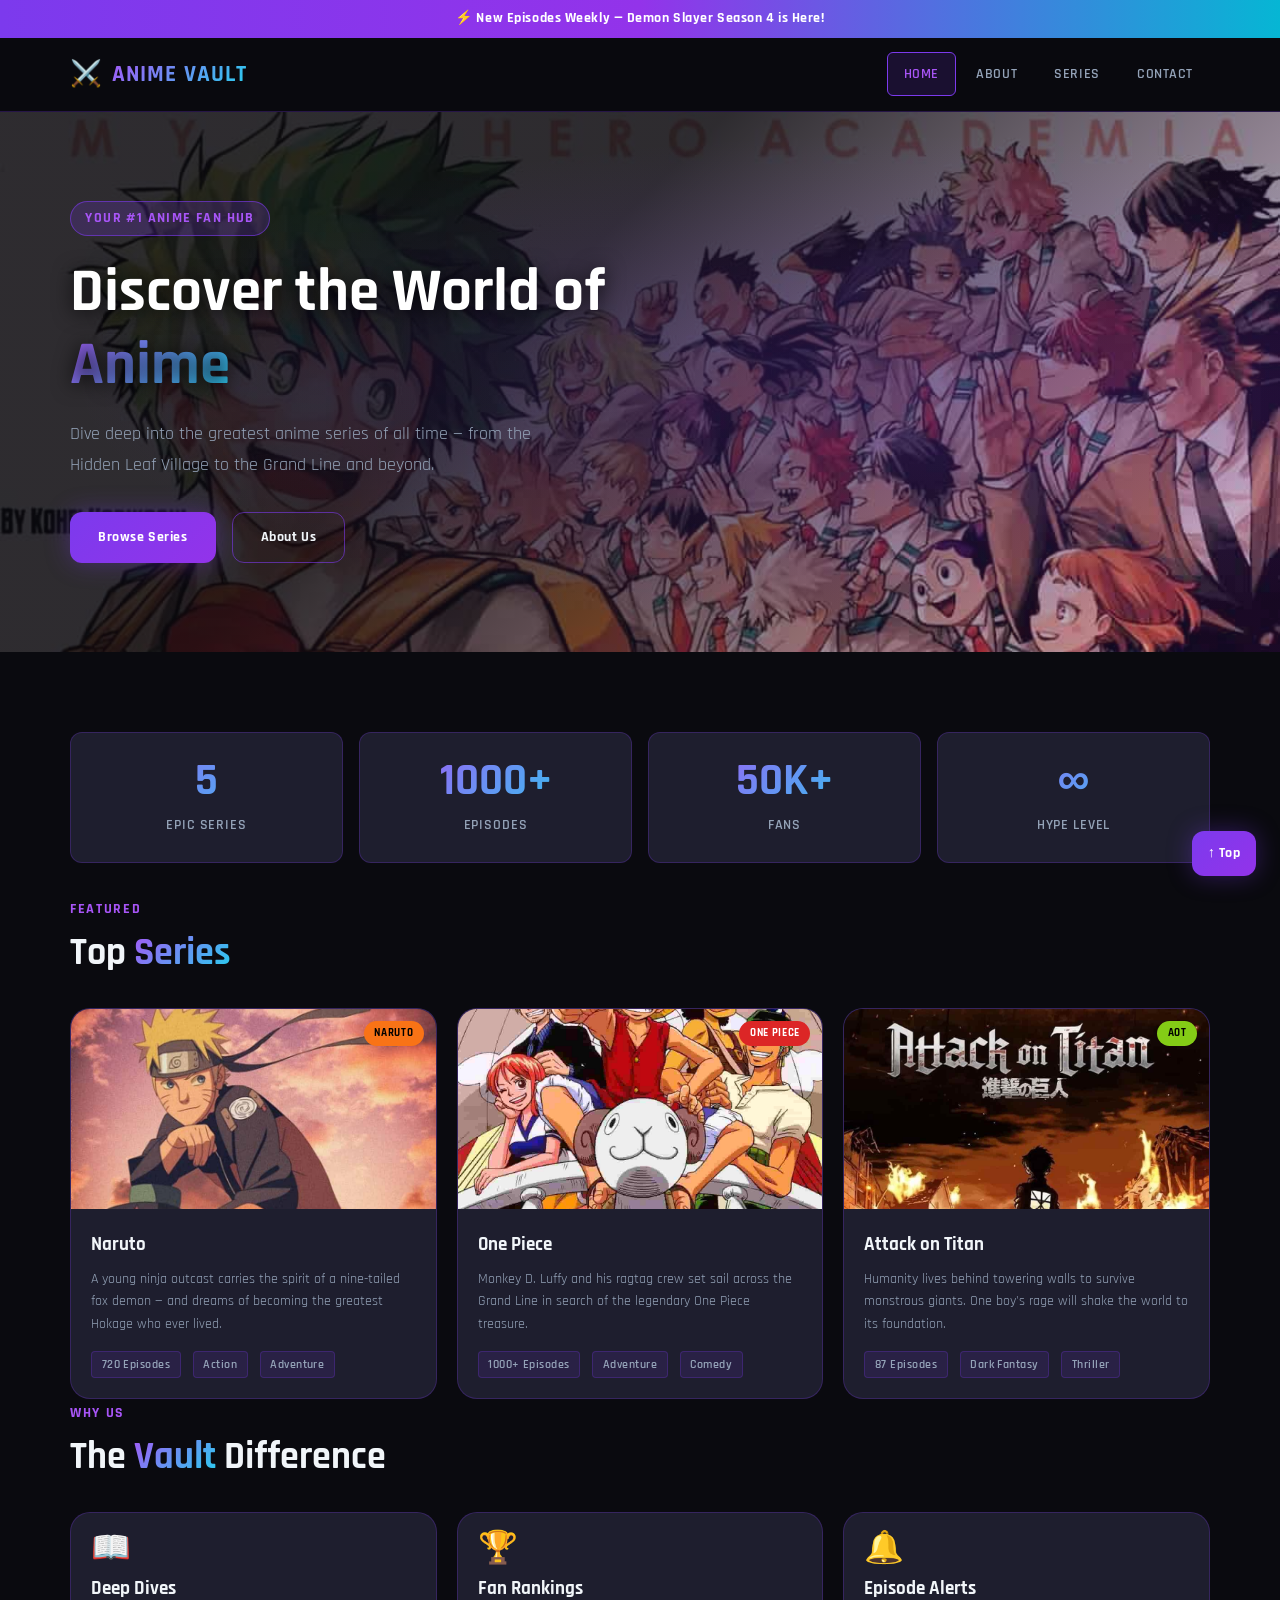
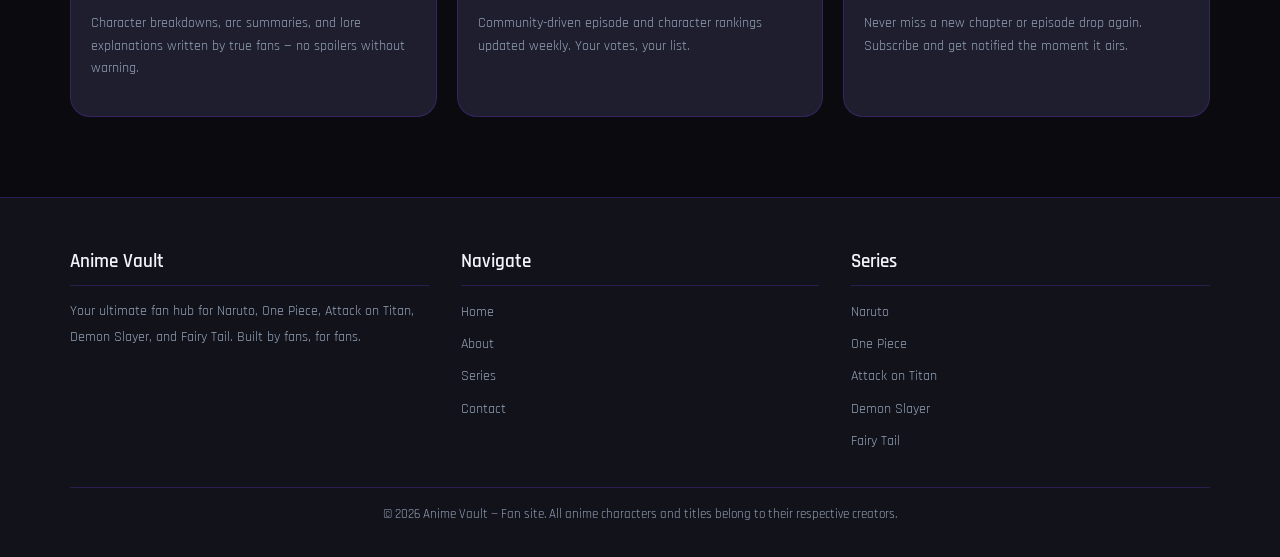
<file: index.html>
<!DOCTYPE html>
<html lang="en">
<head>
  <meta charset="UTF-8">
  <meta name="viewport" content="width=device-width, initial-scale=1.0">
  <title>Anime Vault | Your Ultimate Anime Hub</title>
  <link rel="preconnect" href="https://fonts.googleapis.com">
  <link href="https://fonts.googleapis.com/css2?family=Rajdhani:wght@600;700&family=Open+Sans:wght@400;600&display=swap" rel="stylesheet">
  <link rel="stylesheet" href="css/styles.css">
</head>

<body class="index-page" id="top">

  <div class="promo-banner">
    ⚡ New Episodes Weekly — Demon Slayer Season 4 is Here!
  </div>

  <header class="site-header">
    <div class="container header-flex">
      <a href="index.html" class="site-logo" aria-label="Anime Vault home">
        <span class="logo-icon" aria-hidden="true">⚔️</span>
        <span class="logo-text">ANIME VAULT</span>
      </a>
      <nav aria-label="Main Navigation">
        <ul class="nav-list">
          <li><a href="index.html" class="active">Home</a></li>
          <li><a href="about.html">About</a></li>
          <li><a href="series.html">Series</a></li>
          <li><a href="contact.html">Contact</a></li>
        </ul>
      </nav>
    </div>
  </header>

  <main>

    <!-- Hero -->
    <section class="hero" aria-label="Welcome to Anime Vault">
      <div class="container">
        <div class="hero-content">
          <span class="hero-eyebrow">Your #1 Anime Fan Hub</span>
          <h2>Discover the World of <span>Anime</span></h2>
          <p>Dive deep into the greatest anime series of all time — from the Hidden Leaf Village to the Grand Line and beyond.</p>
          <div class="hero-btns">
            <a href="series.html" class="btn-primary">Browse Series</a>
            <a href="about.html" class="btn-outline">About Us</a>
          </div>
        </div>
      </div>
      
    </section>

    <!-- Stats — CSS Grid -->
    <section class="container" aria-labelledby="stats-heading">
      <h2 id="stats-heading" class="visually-hidden">Anime Vault by the numbers</h2>
      <div class="stats-row">
        <div class="stat-card">
          <span class="stat-number">5</span>
          <span class="stat-label">Epic Series</span>
        </div>
        <div class="stat-card">
          <span class="stat-number">1000+</span>
          <span class="stat-label">Episodes</span>
        </div>
        <div class="stat-card">
          <span class="stat-number">50K+</span>
          <span class="stat-label">Fans</span>
        </div>
        <div class="stat-card">
          <span class="stat-number">∞</span>
          <span class="stat-label">Hype Level</span>
        </div>
      </div>
    </section>

    <!-- Featured Series — CSS Grid -->
    <section class="container" aria-labelledby="featured-heading">
      <div class="section-header">
        <span class="section-eyebrow">Featured</span>
        <h2 id="featured-heading">Top <span>Series</span></h2>
      </div>
      <div class="series-grid">

        <article class="series-card">
          <div class="series-card-img">
            <img
              src="images/naruto.jpg"
              srcset="images/naruto-sm.jpg 480w, images/naruto.jpg 800w"
              sizes="(max-width: 600px) 100vw, (max-width: 900px) 50vw, 33vw"
              alt="Naruto Uzumaki in his iconic orange jumpsuit with headband"
              width="800" height="533">
            <span class="series-badge badge-naruto">Naruto</span>
          </div>
          <div class="series-card-body">
            <h3>Naruto</h3>
            <p>A young ninja outcast carries the spirit of a nine-tailed fox demon — and dreams of becoming the greatest Hokage who ever lived.</p>
            <div class="series-meta">
              <span class="meta-tag">720 Episodes</span>
              <span class="meta-tag">Action</span>
              <span class="meta-tag">Adventure</span>
            </div>
          </div>
        </article>

        <article class="series-card">
          <div class="series-card-img">
            <img
              src="images/onepiece.jpg"
              srcset="images/onepiece-sm.jpg 480w, images/onepiece.jpg 800w"
              sizes="(max-width: 600px) 100vw, (max-width: 900px) 50vw, 33vw"
              alt="Monkey D. Luffy stretching his rubber arm on the open sea"
              width="800" height="533">
            <span class="series-badge badge-onepiece">One Piece</span>
          </div>
          <div class="series-card-body">
            <h3>One Piece</h3>
            <p>Monkey D. Luffy and his ragtag crew set sail across the Grand Line in search of the legendary One Piece treasure.</p>
            <div class="series-meta">
              <span class="meta-tag">1000+ Episodes</span>
              <span class="meta-tag">Adventure</span>
              <span class="meta-tag">Comedy</span>
            </div>
          </div>
        </article>

        <article class="series-card">
          <div class="series-card-img">
            <img
              src="images/aot.jpg"
              srcset="images/aot-sm.jpg 480w, images/aot.jpg 800w"
              sizes="(max-width: 600px) 100vw, (max-width: 900px) 50vw, 33vw"
              alt="Eren Yeager standing before a massive Colossal Titan"
              width="800" height="533">
            <span class="series-badge badge-aot">AOT</span>
          </div>
          <div class="series-card-body">
            <h3>Attack on Titan</h3>
            <p>Humanity lives behind towering walls to survive monstrous giants. One boy's rage will shake the world to its foundation.</p>
            <div class="series-meta">
              <span class="meta-tag">87 Episodes</span>
              <span class="meta-tag">Dark Fantasy</span>
              <span class="meta-tag">Thriller</span>
            </div>
          </div>
        </article>

      </div>
    </section>

    <!-- Why Anime Vault — CSS Grid -->
    <section class="container" aria-labelledby="why-heading">
      <div class="section-header">
        <span class="section-eyebrow">Why us</span>
        <h2 id="why-heading">The <span>Vault</span> Difference</h2>
      </div>
      <div class="series-grid">

        <article class="series-card">
          <div class="series-card-body">
            <span class="feature-icon" aria-hidden="true">📖</span>
            <h3>Deep Dives</h3>
            <p>Character breakdowns, arc summaries, and lore explanations written by true fans — no spoilers without warning.</p>
          </div>
        </article>

        <article class="series-card">
          <div class="series-card-body">
            <span class="feature-icon" aria-hidden="true">🏆</span>
            <h3>Fan Rankings</h3>
            <p>Community-driven episode and character rankings updated weekly. Your votes, your list.</p>
          </div>
        </article>

        <article class="series-card">
          <div class="series-card-body">
            <span class="feature-icon" aria-hidden="true">🔔</span>
            <h3>Episode Alerts</h3>
            <p>Never miss a new chapter or episode drop again. Subscribe and get notified the moment it airs.</p>
          </div>
        </article>

      </div>
    </section>

  </main>

  <a href="#top" class="sticky-link">↑ Top</a>
  
  <footer class="site-footer">
    <div class="container">
      <div class="footer-grid">
        <div class="footer-col">
          <h4>Anime Vault</h4>
          <p>Your ultimate fan hub for Naruto, One Piece, Attack on Titan, Demon Slayer, and Fairy Tail. Built by fans, for fans.</p>
        </div>
        <div class="footer-col">
          <h4>Navigate</h4>
          <ul>
            <li><a href="index.html">Home</a></li>
            <li><a href="about.html">About</a></li>
            <li><a href="series.html">Series</a></li>
            <li><a href="contact.html">Contact</a></li>
          </ul>
        </div>
        <div class="footer-col">
          <h4>Series</h4>
          <ul>
            <li><a href="series.html#naruto">Naruto</a></li>
            <li><a href="series.html#onepiece">One Piece</a></li>
            <li><a href="series.html#aot">Attack on Titan</a></li>
            <li><a href="series.html#demonslayer">Demon Slayer</a></li>
            <li><a href="series.html#fairytail">Fairy Tail</a></li>
          </ul>
        </div>
      </div>
      <div class="footer-bottom">
        <p>&copy; 2026 Anime Vault — Fan site. All anime characters and titles belong to their respective creators.</p>
      </div>
    </div>
  </footer>

</body>
</html>
</file>
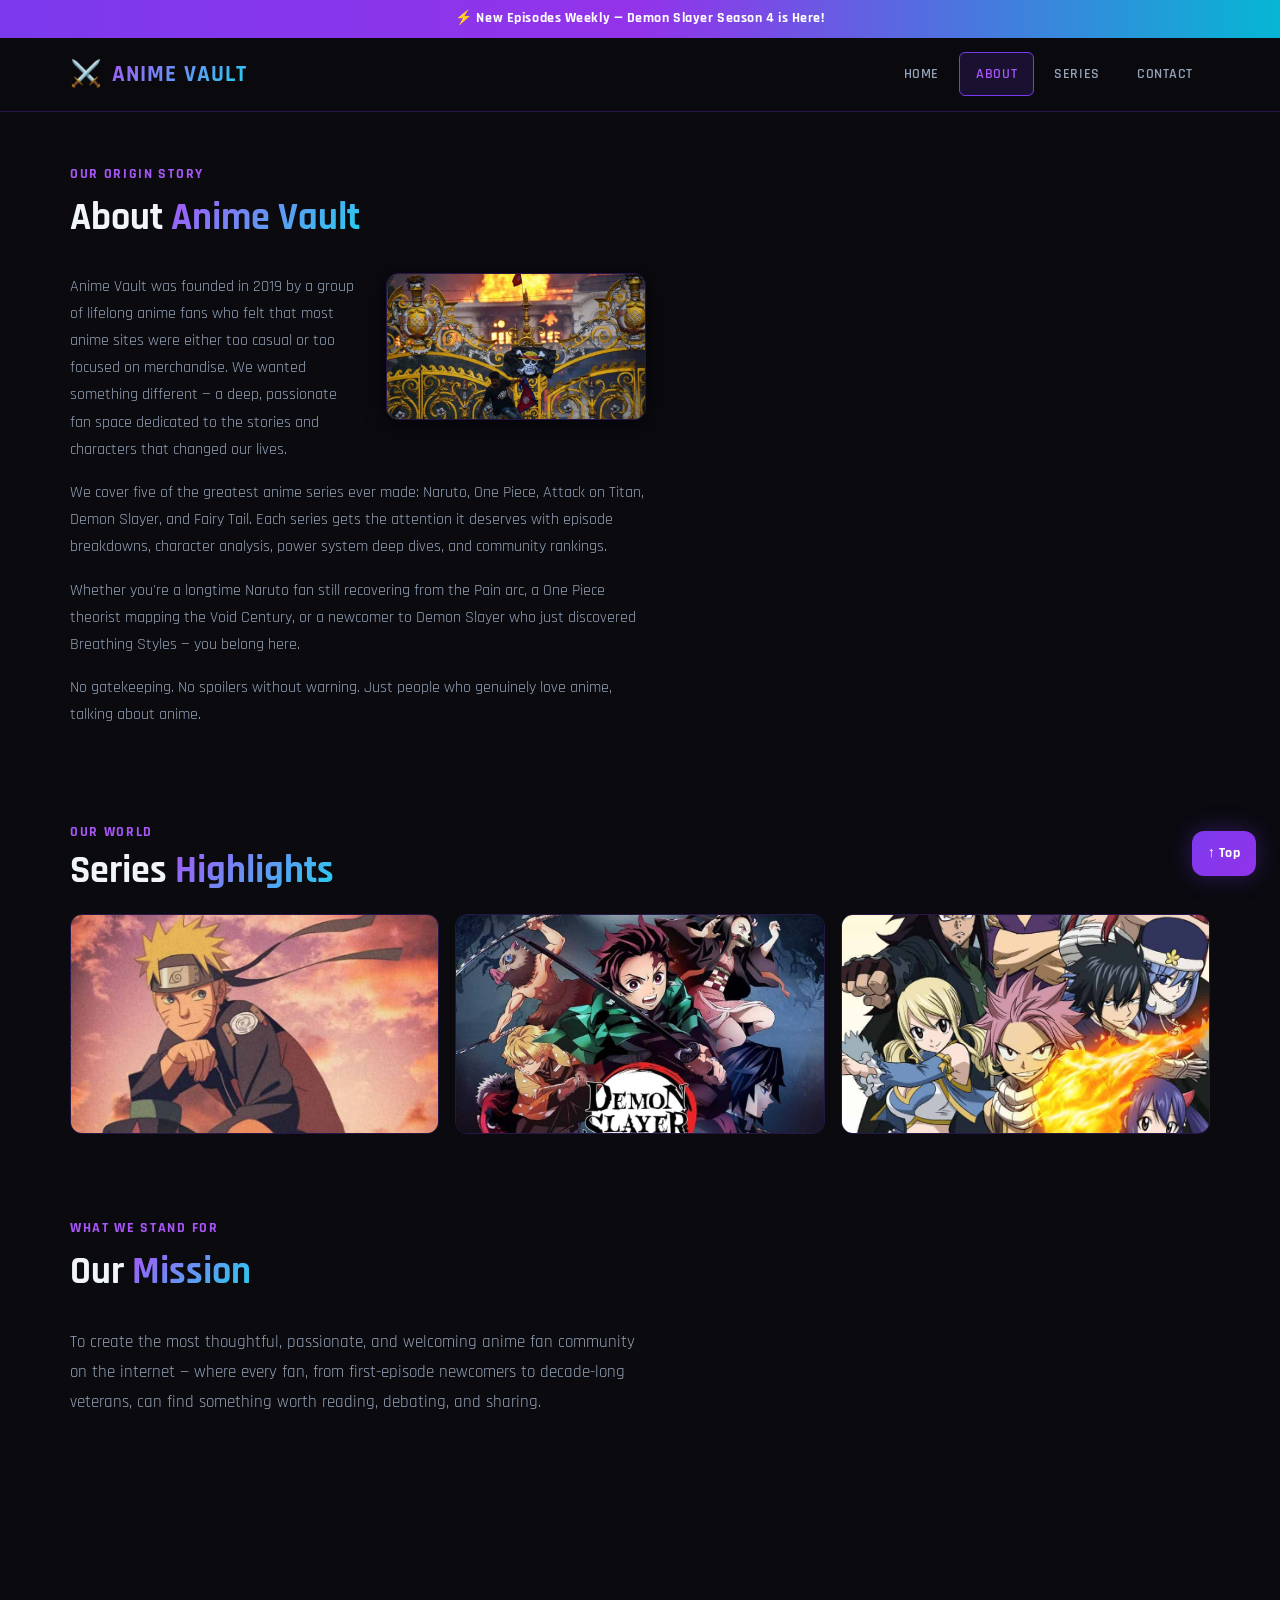
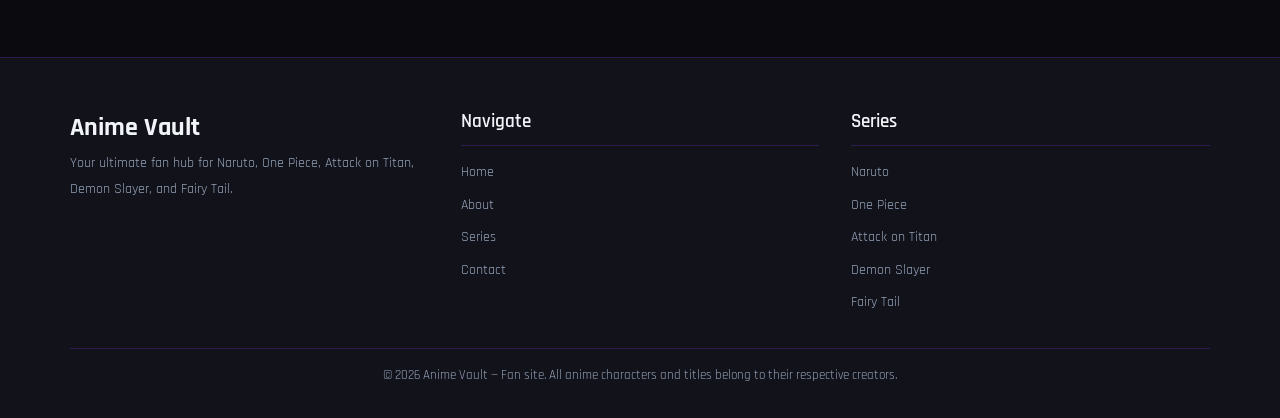
<file: about.html>
<!DOCTYPE html>
<html lang="en">
<head>
  <meta charset="UTF-8">
  <meta name="viewport" content="width=device-width, initial-scale=1.0">
  <title>Anime Vault | About</title>
  <link rel="preconnect" href="https://fonts.googleapis.com">
  <link href="https://fonts.googleapis.com/css2?family=Rajdhani:wght@600;700&family=Open+Sans:wght@400;600&display=swap" rel="stylesheet">
  <link rel="stylesheet" href="css/styles.css">
</head>

<body class="about-page" id="top">

  <div class="promo-banner">
    ⚡ New Episodes Weekly — Demon Slayer Season 4 is Here!
  </div>

  <header class="site-header">
    <div class="container header-flex">
      <a href="index.html" class="site-logo" aria-label="Anime Vault home">
        <span class="logo-icon" aria-hidden="true">⚔️</span>
        <span class="logo-text">ANIME VAULT</span>
      </a>
      <nav aria-label="Main Navigation">
        <ul class="nav-list">
          <li><a href="index.html">Home</a></li>
          <li><a href="about.html" class="active">About</a></li>
          <li><a href="series.html">Series</a></li>
          <li><a href="contact.html">Contact</a></li>
        </ul>
      </nav>
    </div>
  </header>

  <main class="container page-content">

    <!-- Our Story -->
    <section class="about-section" aria-labelledby="story-heading">
      <div class="section-header">
        <span class="section-eyebrow">Our origin story</span>
        <h2 id="story-heading">About <span>Anime Vault</span></h2>
      </div>

      <div class="about-intro">
        <img
          src="images/about-hero.jpg"
          srcset="images/about-hero-sm.jpg 480w, images/about-hero.jpg 800w"
          sizes="(max-width: 600px) 100vw, 280px"
          alt="Collection of anime merchandise and manga volumes on a shelf"
          class="float-image"
          width="280" height="360">

        <p>Anime Vault was founded in 2019 by a group of lifelong anime fans who felt that most anime sites were either too casual or too focused on merchandise. We wanted something different — a deep, passionate fan space dedicated to the stories and characters that changed our lives.</p>

        <p>We cover five of the greatest anime series ever made: Naruto, One Piece, Attack on Titan, Demon Slayer, and Fairy Tail. Each series gets the attention it deserves with episode breakdowns, character analysis, power system deep dives, and community rankings.</p>

        <p>Whether you're a longtime Naruto fan still recovering from the Pain arc, a One Piece theorist mapping the Void Century, or a newcomer to Demon Slayer who just discovered Breathing Styles — you belong here.</p>

        <p>No gatekeeping. No spoilers without warning. Just people who genuinely love anime, talking about anime.</p>
        
      </div>
    </section>

    <!-- Gallery — CSS Grid -->
    <section aria-labelledby="gallery-heading">
      <h2 id="gallery-heading">
        <span class="section-eyebrow-block">Our world</span>
        Series <span class="gradient-text">Highlights</span>
      </h2>
      <div class="gallery-grid gallery-grid-section">
        <img
          src="images/naruto.jpg"
          srcset="images/naruto-sm.jpg 480w, images/naruto.jpg 800w"
          sizes="(max-width: 600px) 100vw, (max-width: 900px) 50vw, 33vw"
          alt="Naruto with his signature Rasengan technique"
          width="800" height="533">
        <img
          src="images/demonslayer.jpg"
          srcset="images/demonslayer-sm.jpg 480w, images/demonslayer.jpg 800w"
          sizes="(max-width: 600px) 100vw, (max-width: 900px) 50vw, 33vw"
          alt="Tanjiro Kamado performing Water Breathing technique"
          width="800" height="533">
        <img
          src="images/fairytail.jpg"
          srcset="images/fairytail-sm.jpg 480w, images/fairytail.jpg 800w"
          sizes="(max-width: 600px) 100vw, (max-width: 900px) 50vw, 33vw"
          alt="Fairy Tail guild members gathered together"
          width="800" height="533">
      </div>
    </section>

   
    <!-- Mission -->
    <section aria-labelledby="mission-heading">
      <div class="section-header">
        <span class="section-eyebrow">What we stand for</span>
        <h2 id="mission-heading">Our <span>Mission</span></h2>
      </div>
      <p class="mission-text">
        To create the most thoughtful, passionate, and welcoming anime fan community on the internet — where every fan, from first-episode newcomers to decade-long veterans, can find something worth reading, debating, and sharing.
      </p>
    </section>

  </main>

  <a href="#top" class="sticky-link">↑ Top</a>

  <footer class="site-footer">
    <div class="container">
      <div class="footer-grid">
        <div class="footer-col">
          <h3>Anime Vault</h3>
          <p>Your ultimate fan hub for Naruto, One Piece, Attack on Titan, Demon Slayer, and Fairy Tail.</p>
        </div>
        <div class="footer-col">
          <h4>Navigate</h4>
          <ul>
            <li><a href="index.html">Home</a></li>
            <li><a href="about.html">About</a></li>
            <li><a href="series.html">Series</a></li>
            <li><a href="contact.html">Contact</a></li>
          </ul>
        </div>
        <div class="footer-col">
          <h4>Series</h4>
          <ul>
            <li><a href="series.html#naruto">Naruto</a></li>
            <li><a href="series.html#onepiece">One Piece</a></li>
            <li><a href="series.html#aot">Attack on Titan</a></li>
            <li><a href="series.html#demonslayer">Demon Slayer</a></li>
            <li><a href="series.html#fairytail">Fairy Tail</a></li>
          </ul>
        </div>
      </div>
      <div class="footer-bottom">
        <p>&copy; 2026 Anime Vault — Fan site. All anime characters and titles belong to their respective creators.</p>
      </div>
    </div>
  </footer>

</body>
</html>
</file>
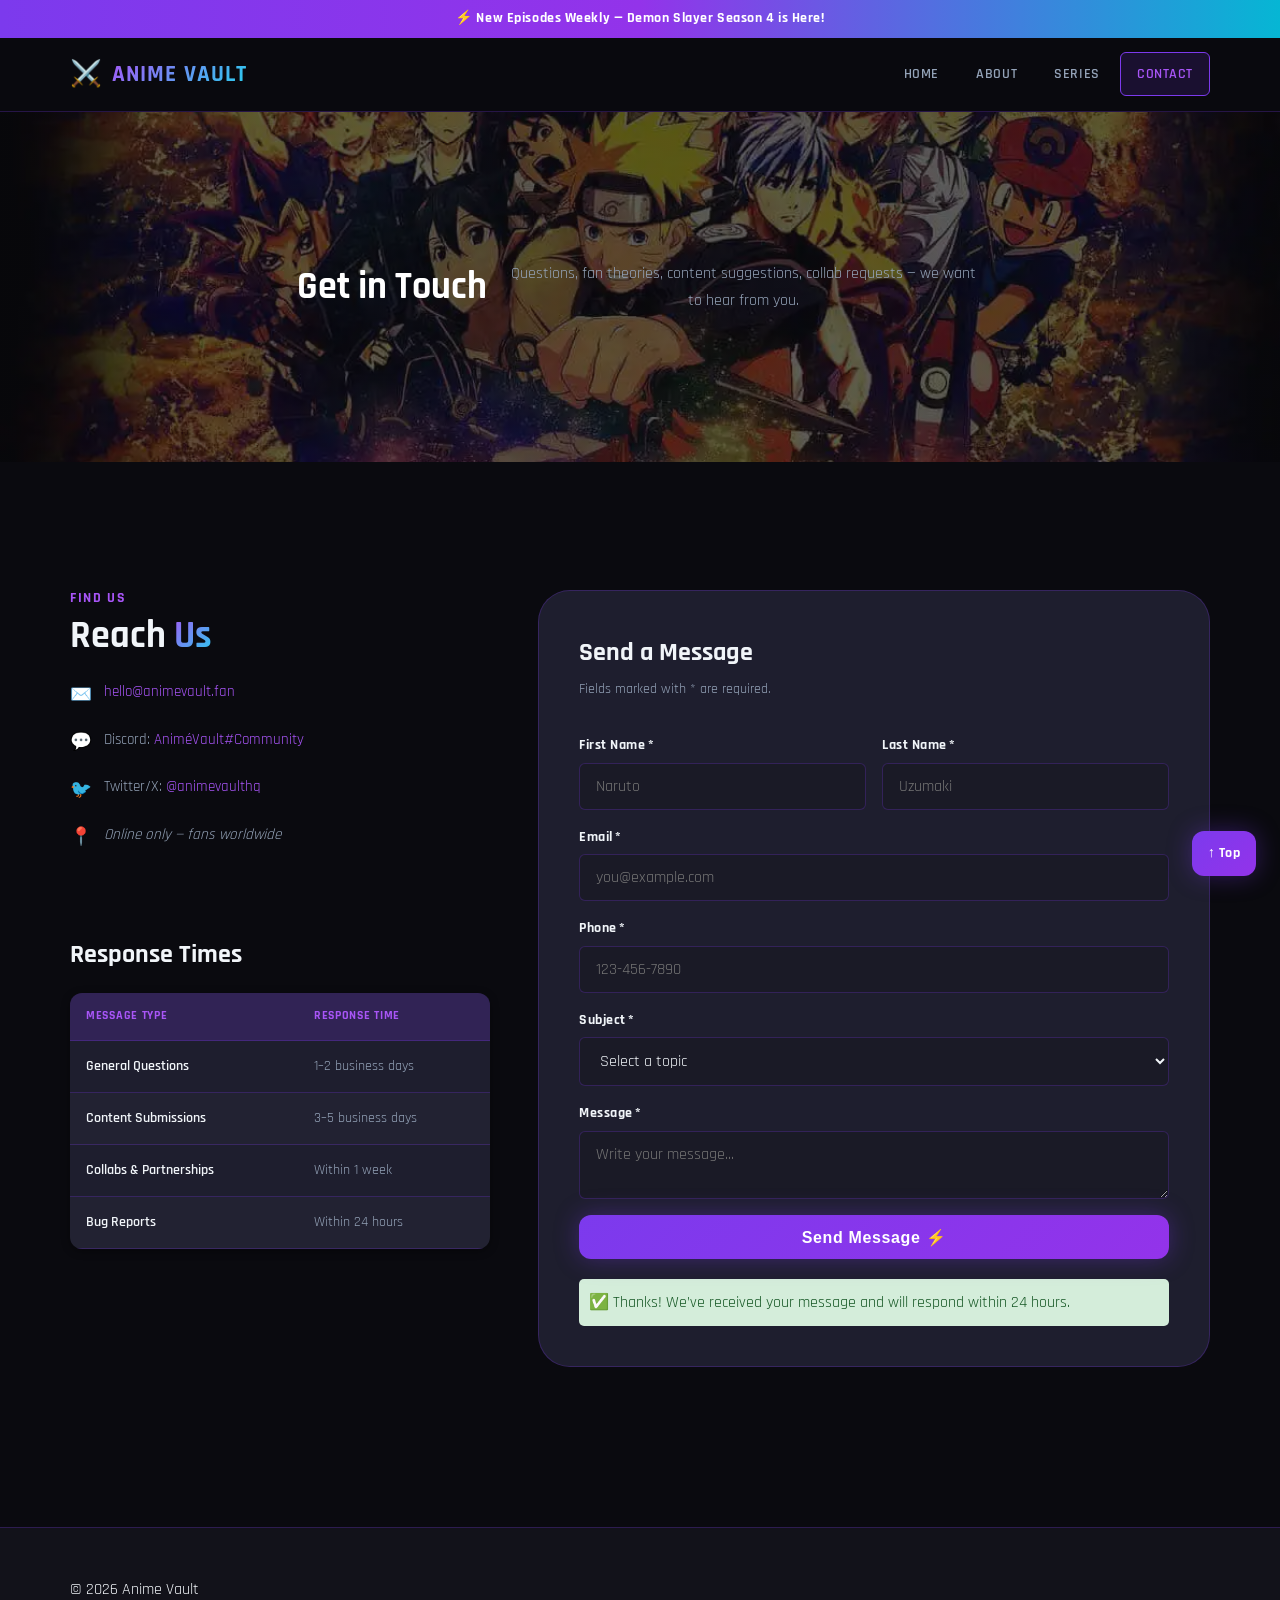
<file: contact.html>
<!DOCTYPE html>
<html lang="en">
<head>
  <meta charset="UTF-8">
  <meta name="viewport" content="width=device-width, initial-scale=1.0">
  <title>Anime Vault | Contact</title>
  <link rel="preconnect" href="https://fonts.googleapis.com">
  <link href="https://fonts.googleapis.com/css2?family=Rajdhani:wght@600;700&family=Open+Sans:wght@400;600&display=swap" rel="stylesheet">
  <link rel="stylesheet" href="css/styles.css">
</head>

<body class="contact-page" id="top">

  <div class="promo-banner">
    ⚡ New Episodes Weekly — Demon Slayer Season 4 is Here!
  </div>

  <header class="site-header">
    <div class="container header-flex">
      <a href="index.html" class="site-logo" aria-label="Anime Vault home">
        <span class="logo-icon" aria-hidden="true">⚔️</span>
        <span class="logo-text">ANIME VAULT</span>
      </a>
      <nav aria-label="Main Navigation">
        <ul class="nav-list">
          <li><a href="index.html">Home</a></li>
          <li><a href="about.html">About</a></li>
          <li><a href="series.html">Series</a></li>
          <li><a href="contact.html" class="active">Contact</a></li>
        </ul>
      </nav>
    </div>
  </header>

  <!-- Showcase -->
  <section class="showcase" aria-label="Contact us">
    <div class="showcase-overlay">
      <h2>Get in Touch</h2>
      <p class="showcase-subtext">
        Questions, fan theories, content suggestions, collab requests — we want to hear from you.
      </p>
    </div>
  </section>

  <main class="container page-content">

    <div class="contact-grid">

      <!-- Left column -->
      <div class="contact-info-block">

        <section aria-labelledby="reach-heading">
          <h2 id="reach-heading">
            <span class="section-eyebrow-block">find us</span>
            Reach <span class="gradient-text">Us</span>
          </h2>

          <div class="info-item contact-info-first-item">
            <span class="info-icon" aria-hidden="true">✉️</span>
            <p><a href="mailto:hello@animevault.fan">hello@animevault.fan</a></p>
          </div>

          <div class="info-item">
            <span class="info-icon" aria-hidden="true">💬</span>
            <p>Discord: <a href="#">AniméVault#Community</a></p>
          </div>

          <div class="info-item">
            <span class="info-icon" aria-hidden="true">🐦</span>
            <p>Twitter/X: <a href="#">@animevaulthq</a></p>
          </div>

          <div class="info-item">
            <span class="info-icon" aria-hidden="true">📍</span>
            <address>Online only — fans worldwide</address>
          </div>
        </section>

        <!-- Response table -->
        <section class="response-section" aria-labelledby="response-heading">
          <h3 id="response-heading" class="response-heading">Response Times</h3>

          <table>
            <caption class="visually-hidden">Expected response times by message type</caption>
            <thead>
              <tr>
                <th scope="col">Message Type</th>
                <th scope="col">Response Time</th>
              </tr>
            </thead>
            <tbody>
              <tr>
                <th scope="row">General Questions</th>
                <td>1–2 business days</td>
              </tr>
              <tr>
                <th scope="row">Content Submissions</th>
                <td>3–5 business days</td>
              </tr>
              <tr>
                <th scope="row">Collabs &amp; Partnerships</th>
                <td>Within 1 week</td>
              </tr>
              <tr>
                <th scope="row">Bug Reports</th>
                <td>Within 24 hours</td>
              </tr>
            </tbody>
          </table>
        </section>

      </div>

      <!-- Form -->
      <div class="contact-form-box">
        <h3>Send a Message</h3>
        <p class="form-note">Fields marked with <span aria-hidden="true">*</span> are required.</p>

        <form action="#" method="post" aria-label="Contact form">

          <!-- Name -->
          <div class="form-row">
            <div class="form-group">
              <label for="first-name">
                First Name<span class="required-indicator">*</span>
              </label>
              <input type="text" id="first-name" name="first-name"
                required minlength="2"
                placeholder="Naruto">
            </div>

            <div class="form-group">
              <label for="last-name">
                Last Name<span class="required-indicator">*</span>
              </label>
              <input type="text" id="last-name" name="last-name"
                required minlength="2"
                placeholder="Uzumaki">
            </div>
          </div>

          <!-- Email -->
          <div class="form-group">
            <label for="email">
              Email<span class="required-indicator">*</span>
            </label>
            <input type="email" id="email" name="email"
              required
              placeholder="you@example.com">
          </div>

          <!-- Phone -->
          <div class="form-group">
            <label for="phone">
              Phone<span class="required-indicator">*</span>
            </label>
            <input type="tel" id="phone" name="phone"
              required
              pattern="[0-9]{3}-[0-9]{3}-[0-9]{4}"
              placeholder="123-456-7890">
          </div>

          <!-- Subject -->
          <div class="form-group">
            <label for="subject">
              Subject<span class="required-indicator">*</span>
            </label>
            <select id="subject" name="subject" required>
              <option value="">Select a topic</option>
              <option>General Question</option>
              <option>Fan Theory</option>
              <option>Submission</option>
              <option>Collaboration</option>
            </select>
          </div>

          <!-- Message -->
          <div class="form-group">
            <label for="message">
              Message<span class="required-indicator">*</span>
            </label>
            <textarea id="message" name="message"
              required minlength="10" maxlength="300"
              placeholder="Write your message..."></textarea>
          </div>

          <button type="submit" class="btn-primary btn-submit">
            Send Message ⚡
          </button>

        </form>

        <!-- Success -->
      <p class="success">
            ✅ Thanks! We’ve received your message and will respond within 24 hours.
        </p>

      </div>

    </div>

  </main>

  <a href="#top" class="sticky-link">↑ Top</a>

  <footer class="site-footer">
    <div class="container">
      <p>&copy; 2026 Anime Vault</p>
    </div>
  </footer>

</body>
</html>
</file>
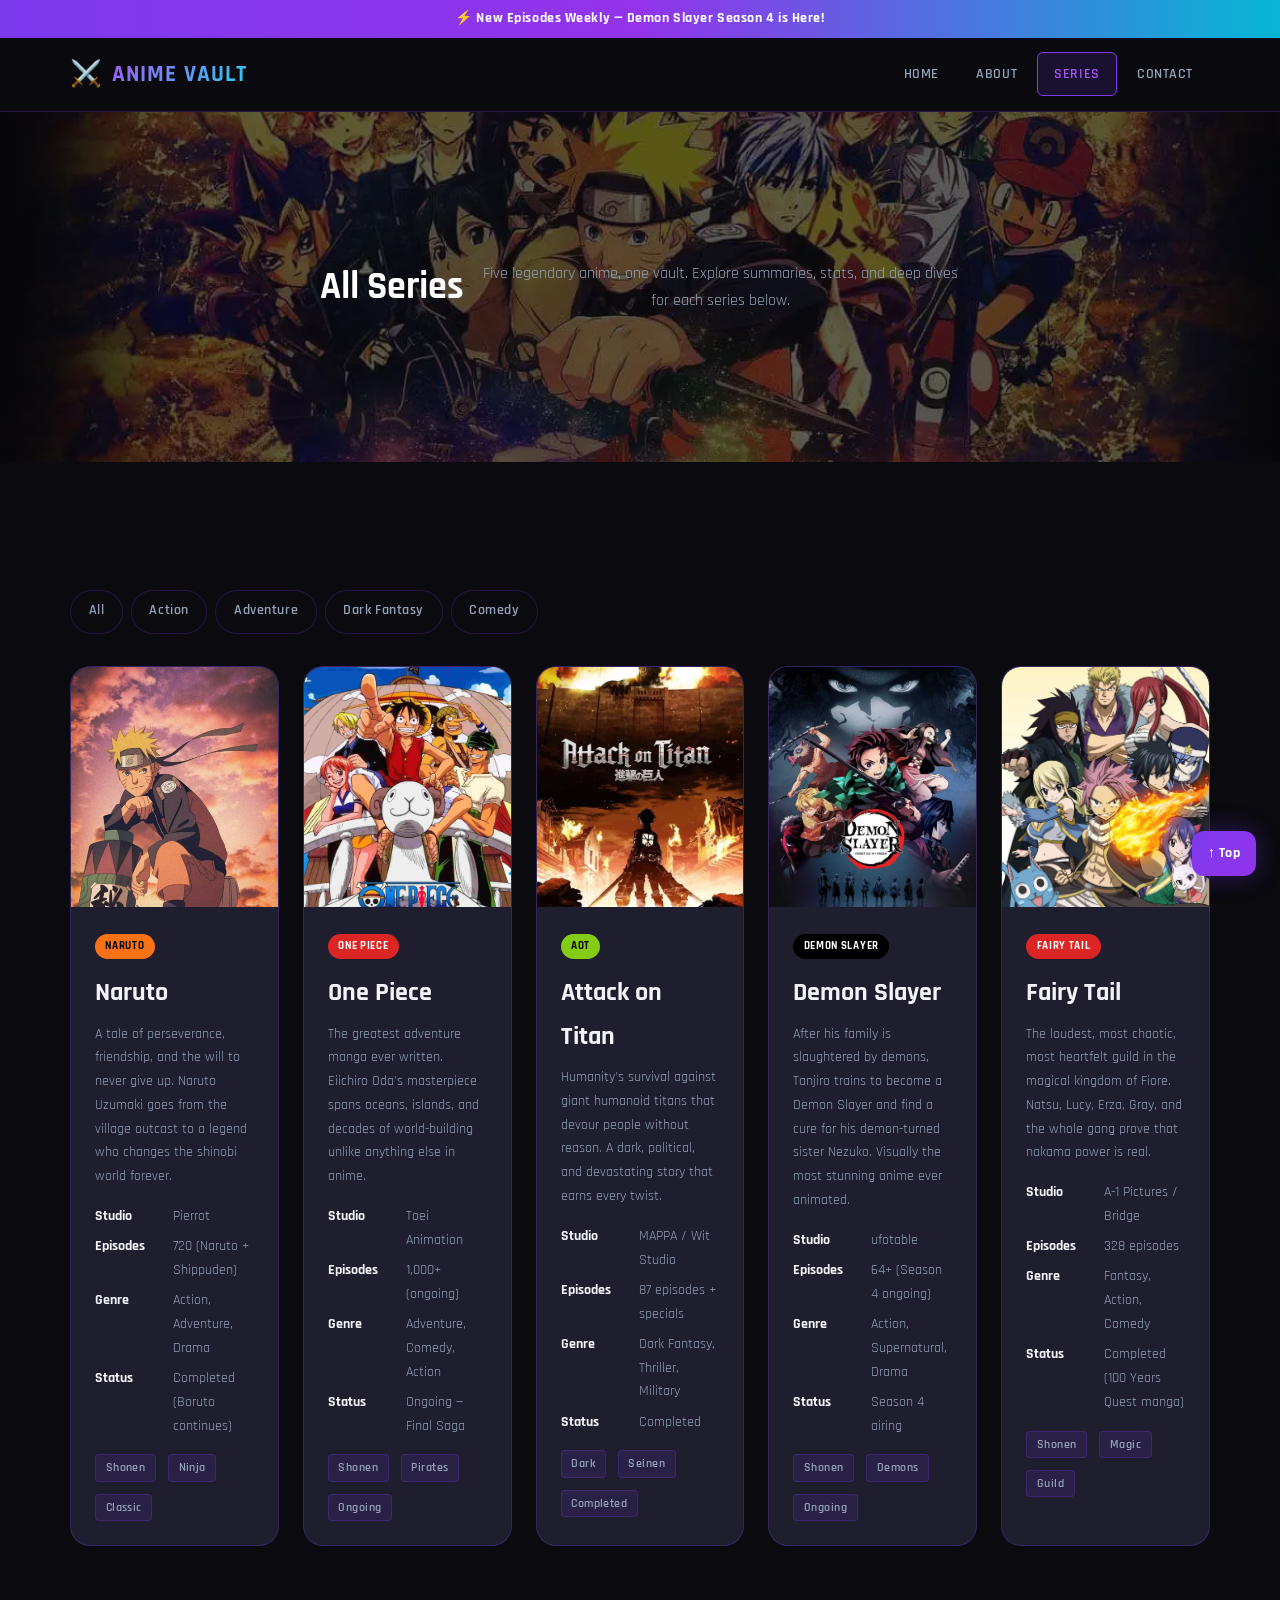
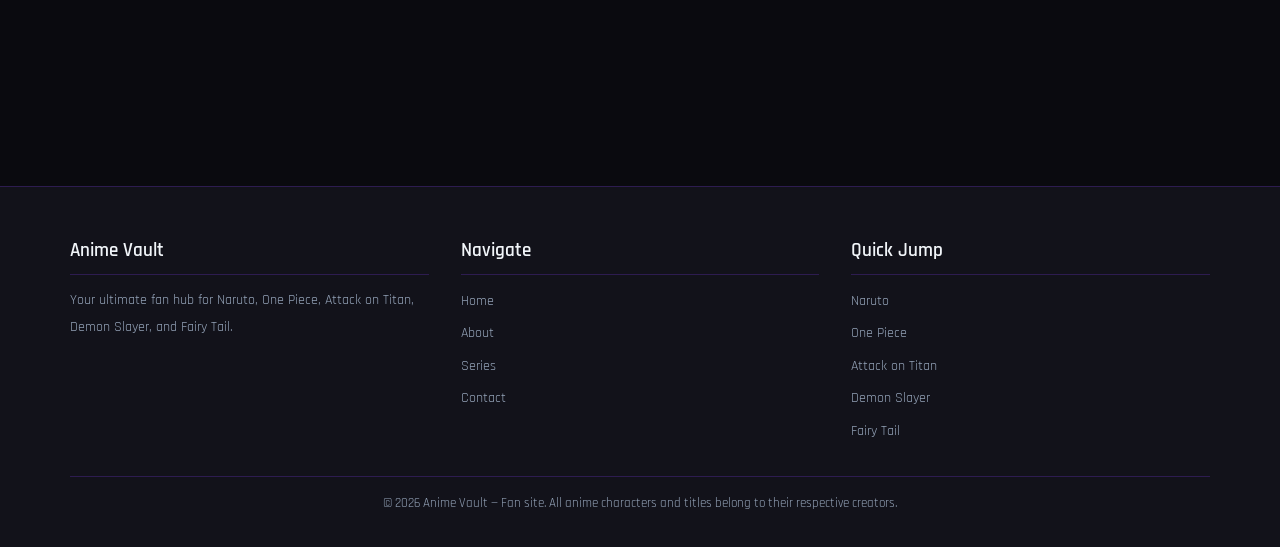
<file: series.html>
<!DOCTYPE html>
<html lang="en">
<head>
  <meta charset="UTF-8">
  <meta name="viewport" content="width=device-width, initial-scale=1.0">
  <title>Anime Vault | All Series</title>
  <link rel="preconnect" href="https://fonts.googleapis.com">
  <link href="https://fonts.googleapis.com/css2?family=Rajdhani:wght@600;700&family=Open+Sans:wght@400;600&display=swap" rel="stylesheet">
  <link rel="stylesheet" href="css/styles.css">
</head>

<body class="series-page" id="top">

  <div class="promo-banner">
    ⚡ New Episodes Weekly — Demon Slayer Season 4 is Here!
  </div>

  <header class="site-header">
    <div class="container header-flex">
      <a href="index.html" class="site-logo" aria-label="Anime Vault home">
        <span class="logo-icon" aria-hidden="true">⚔️</span>
        <span class="logo-text">ANIME VAULT</span>
      </a>
      <nav aria-label="Main Navigation">
        <ul class="nav-list">
          <li><a href="index.html">Home</a></li>
          <li><a href="about.html">About</a></li>
          <li><a href="series.html" class="active">Series</a></li>
          <li><a href="contact.html">Contact</a></li>
        </ul>
      </nav>
    </div>
  </header>

  <!-- Showcase -->
  <section class="showcase" aria-label="Browse all series">
    <div class="showcase-overlay">
      <h2>All Series</h2>
      <p class="showcase-subtext">Five legendary anime, one vault. Explore summaries, stats, and deep dives for each series below.</p>
    </div>
  </section>

  <main class="container page-content">

    <!-- Filter bar -->
 <div class="series-filter-bar" role="group" aria-label="Series genres">
      <span class="filter-btn filter-btn-active" aria-current="true">All</span>
      <span class="filter-btn">Action</span>
      <span class="filter-btn">Adventure</span>
      <span class="filter-btn">Dark Fantasy</span>
      <span class="filter-btn">Comedy</span>
    </div>

    <!-- Full Grid of all 5 series — CSS Grid -->
    <section aria-labelledby="all-series-heading">
      <h2 id="all-series-heading" class="visually-hidden">All anime series</h2>
      <div class="full-series-grid">

        <!-- Naruto -->
        <article class="series-detail-card" id="naruto">
          <img
            src="images/naruto.jpg"
            srcset="images/naruto-sm.jpg 480w, images/naruto.jpg 800w"
            sizes="(max-width: 600px) 100vw, (max-width: 900px) 50vw, (max-width: 1200px) 33vw, 20vw"
            alt="Naruto Uzumaki in his iconic orange jumpsuit with headband"
            width="800" height="533">
          <div class="series-detail-body">
            <span class="series-badge-inline badge-naruto">Naruto</span>
            <h3>Naruto</h3>
            <p>A tale of perseverance, friendship, and the will to never give up. Naruto Uzumaki goes from the village outcast to a legend who changes the shinobi world forever.</p>
            <div class="series-info-list">
              <div class="series-info-row">
                <span class="info-label">Studio</span>
                <span class="info-value">Pierrot</span>
              </div>
              <div class="series-info-row">
                <span class="info-label">Episodes</span>
                <span class="info-value">720 (Naruto + Shippuden)</span>
              </div>
              <div class="series-info-row">
                <span class="info-label">Genre</span>
                <span class="info-value">Action, Adventure, Drama</span>
              </div>
              <div class="series-info-row">
                <span class="info-label">Status</span>
                <span class="info-value">Completed (Boruto continues)</span>
              </div>
            </div>
            <div class="series-meta">
              <span class="meta-tag">Shonen</span>
              <span class="meta-tag">Ninja</span>
              <span class="meta-tag">Classic</span>
            </div>
          </div>
        </article>

        <!-- One Piece -->
        <article class="series-detail-card" id="onepiece">
          <img
            src="images/onepiece.jpg"
            srcset="images/onepiece-sm.jpg 480w, images/onepiece.jpg 800w"
            sizes="(max-width: 600px) 100vw, (max-width: 900px) 50vw, (max-width: 1200px) 33vw, 20vw"
            alt="Monkey D. Luffy wearing his straw hat on the open seas"
            width="800" height="533">
          <div class="series-detail-body">
            <span class="series-badge-inline badge-onepiece">One Piece</span>
            <h3>One Piece</h3>
            <p>The greatest adventure manga ever written. Eiichiro Oda's masterpiece spans oceans, islands, and decades of world-building unlike anything else in anime.</p>
            <div class="series-info-list">
              <div class="series-info-row">
                <span class="info-label">Studio</span>
                <span class="info-value">Toei Animation</span>
              </div>
              <div class="series-info-row">
                <span class="info-label">Episodes</span>
                <span class="info-value">1,000+ (ongoing)</span>
              </div>
              <div class="series-info-row">
                <span class="info-label">Genre</span>
                <span class="info-value">Adventure, Comedy, Action</span>
              </div>
              <div class="series-info-row">
                <span class="info-label">Status</span>
                <span class="info-value">Ongoing — Final Saga</span>
              </div>
            </div>
            <div class="series-meta">
              <span class="meta-tag">Shonen</span>
              <span class="meta-tag">Pirates</span>
              <span class="meta-tag">Ongoing</span>
            </div>
          </div>
        </article>

        <!-- Attack on Titan -->
        <article class="series-detail-card" id="aot">
          <img
            src="images/aot.jpg"
            srcset="images/aot-sm.jpg 480w, images/aot.jpg 800w"
            sizes="(max-width: 600px) 100vw, (max-width: 900px) 50vw, (max-width: 1200px) 33vw, 20vw"
            alt="Survey Corps soldiers using vertical maneuvering equipment against titans"
            width="800" height="533">
          <div class="series-detail-body">
            <span class="series-badge-inline badge-aot">AOT</span>
            <h3>Attack on Titan</h3>
            <p>Humanity's survival against giant humanoid titans that devour people without reason. A dark, political, and devastating story that earns every twist.</p>
            <div class="series-info-list">
              <div class="series-info-row">
                <span class="info-label">Studio</span>
                <span class="info-value">MAPPA / Wit Studio</span>
              </div>
              <div class="series-info-row">
                <span class="info-label">Episodes</span>
                <span class="info-value">87 episodes + specials</span>
              </div>
              <div class="series-info-row">
                <span class="info-label">Genre</span>
                <span class="info-value">Dark Fantasy, Thriller, Military</span>
              </div>
              <div class="series-info-row">
                <span class="info-label">Status</span>
                <span class="info-value">Completed</span>
              </div>
            </div>
            <div class="series-meta">
              <span class="meta-tag">Dark</span>
              <span class="meta-tag">Seinen</span>
              <span class="meta-tag">Completed</span>
            </div>
          </div>
        </article>

        <!-- Demon Slayer -->
        <article class="series-detail-card" id="demonslayer">
          <img
            src="images/demonslayer.jpg"
            srcset="images/demonslayer-sm.jpg 480w, images/demonslayer.jpg 800w"
            sizes="(max-width: 600px) 100vw, (max-width: 900px) 50vw, (max-width: 1200px) 33vw, 20vw"
            alt="Tanjiro Kamado and Nezuko in action with water breathing effects"
            width="800" height="533">
          <div class="series-detail-body">
            <span class="series-badge-inline badge-demonslayer">Demon Slayer</span>
            <h3>Demon Slayer</h3>
            <p>After his family is slaughtered by demons, Tanjiro trains to become a Demon Slayer and find a cure for his demon-turned sister Nezuko. Visually the most stunning anime ever animated.</p>
            <div class="series-info-list">
              <div class="series-info-row">
                <span class="info-label">Studio</span>
                <span class="info-value">ufotable</span>
              </div>
              <div class="series-info-row">
                <span class="info-label">Episodes</span>
                <span class="info-value">64+ (Season 4 ongoing)</span>
              </div>
              <div class="series-info-row">
                <span class="info-label">Genre</span>
                <span class="info-value">Action, Supernatural, Drama</span>
              </div>
              <div class="series-info-row">
                <span class="info-label">Status</span>
                <span class="info-value">Season 4 airing</span>
              </div>
            </div>
            <div class="series-meta">
              <span class="meta-tag">Shonen</span>
              <span class="meta-tag">Demons</span>
              <span class="meta-tag">Ongoing</span>
            </div>
          </div>
        </article>

        <!-- Fairy Tail -->
        <article class="series-detail-card" id="fairytail">
          <img
            src="images/fairytail.jpg"
            srcset="images/fairytail-sm.jpg 480w, images/fairytail.jpg 800w"
            sizes="(max-width: 600px) 100vw, (max-width: 900px) 50vw, (max-width: 1200px) 33vw, 20vw"
            alt="Natsu Dragneel using fire dragon slayer magic"
            width="800" height="533">
          <div class="series-detail-body">
            <span class="series-badge-inline badge-fairytail">Fairy Tail</span>
            <h3>Fairy Tail</h3>
            <p>The loudest, most chaotic, most heartfelt guild in the magical kingdom of Fiore. Natsu, Lucy, Erza, Gray, and the whole gang prove that nakama power is real.</p>
            <div class="series-info-list">
              <div class="series-info-row">
                <span class="info-label">Studio</span>
                <span class="info-value">A-1 Pictures / Bridge</span>
              </div>
              <div class="series-info-row">
                <span class="info-label">Episodes</span>
                <span class="info-value">328 episodes</span>
              </div>
              <div class="series-info-row">
                <span class="info-label">Genre</span>
                <span class="info-value">Fantasy, Action, Comedy</span>
              </div>
              <div class="series-info-row">
                <span class="info-label">Status</span>
                <span class="info-value">Completed (100 Years Quest manga)</span>
              </div>
            </div>
            <div class="series-meta">
              <span class="meta-tag">Shonen</span>
              <span class="meta-tag">Magic</span>
              <span class="meta-tag">Guild</span>
            </div>
          </div>
        </article>

      </div>
    </section>

  </main>

  <a href="#top" class="sticky-link">↑ Top</a>

  <footer class="site-footer">
    <div class="container">
      <div class="footer-grid">
        <div class="footer-col">
          <h4>Anime Vault</h4>
          <p>Your ultimate fan hub for Naruto, One Piece, Attack on Titan, Demon Slayer, and Fairy Tail.</p>
        </div>
        <div class="footer-col">
          <h4>Navigate</h4>
          <ul>
            <li><a href="index.html">Home</a></li>
            <li><a href="about.html">About</a></li>
            <li><a href="series.html">Series</a></li>
            <li><a href="contact.html">Contact</a></li>
          </ul>
        </div>
        <div class="footer-col">
          <h4>Quick Jump</h4>
          <ul>
            <li><a href="#naruto">Naruto</a></li>
            <li><a href="#onepiece">One Piece</a></li>
            <li><a href="#aot">Attack on Titan</a></li>
            <li><a href="#demonslayer">Demon Slayer</a></li>
            <li><a href="#fairytail">Fairy Tail</a></li>
          </ul>
        </div>
      </div>
      <div class="footer-bottom">
        <p>&copy; 2026 Anime Vault — Fan site. All anime characters and titles belong to their respective creators.</p>
      </div>
    </div>
  </footer>

</body>
</html>
</file>
<file: css/styles.css>
/*
  =====================================================
  ANIME VAULT — styles.css
  Project 2 | Mobile-first | CSS Grid + Flexbox
  clamp() fluid typography | srcset responsive images
  Zero inline styles — all rules in this sheet
  =====================================================
*/

/* ── Design Tokens ── */
:root {
  --black:        #0a0a0f;
  --dark:         #12121a;
  --dark-mid:     #1a1a26;
  --dark-card:    #1e1e2e;
  --purple:       #7c3aed;
  --purple-light: #a855f7;
  --purple-glow:  #9333ea;
  --cyan:         #06b6d4;
  --cyan-light:   #22d3ee;
  --gold:         #f59e0b;
  --gold-light:   #fcd34d;
  --red-accent:   #ef4444;
  --white:        #ffffff;
  --text-primary: #f1f5f9;
  --text-muted:   #94a3b8;
  --border:       rgba(124, 58, 237, 0.25);
  --border-hover: rgba(124, 58, 237, 0.6);

  /* Series accent colors */
  --naruto:       #f97316;
  --onepiece:     #dc2626;
  --aot:          #84cc16;
  --demonslayer:  #000000;
  --fairytail:    #dc2626;

  /* Spacing */
  --space-xs: 0.5rem;
  --space-sm: 1rem;
  --space-md: 2rem;
  --space-lg: 3rem;
  --space-xl: 5rem;

  /* Radii */
  --radius-sm: 6px;
  --radius-md: 12px;
  --radius-lg: 20px;
  --radius-xl: 32px;

  /* Shadows */
  --shadow-sm:     0 2px 8px rgba(0,0,0,0.4);
  --shadow-md:     0 4px 20px rgba(0,0,0,0.5);
  --shadow-purple: 0 0 24px rgba(124,58,237,0.35);

  --transition: 0.25s ease;

  /* Fluid typography — clamp() on ALL headings */
  --fs-h1:    clamp(2rem,    6vw,   3.8rem);
  --fs-h2:    clamp(1.5rem,  4vw,   2.4rem);
  --fs-h3:    clamp(1.15rem, 2.5vw, 1.6rem);
  --fs-h4:    clamp(1rem,    2vw,   1.2rem);
  --fs-body:  clamp(0.9rem,  1.5vw, 1rem);
  --fs-small: clamp(0.8rem,  1.2vw, 0.875rem);
}

/* ── Reset ── */
*, *::before, *::after { box-sizing: border-box; margin: 0; padding: 0; }
html { scroll-behavior: smooth; }

body {
  font-family: 'Rajdhani', 'Segoe UI', sans-serif;
  font-size: var(--fs-body);
  background-color: var(--black);
  color: var(--text-primary);
  line-height: 1.7;
  padding-top: 38px;
}

img { max-width: 100%; height: auto; display: block; }
ul  { list-style: none; }
a   { color: var(--purple-light); text-decoration: none; transition: color var(--transition); }
a:hover { color: var(--cyan-light); }

/* ── Fluid headings ── */
h1 { font-size: var(--fs-h1); font-weight: 800; line-height: 1.1; letter-spacing: -0.02em; }
h2 { font-size: var(--fs-h2); font-weight: 700; line-height: 1.2; }
h3 { font-size: var(--fs-h3); font-weight: 700; }
h4 { font-size: var(--fs-h4); font-weight: 600; }

/* ── Focus visible ── */
:focus-visible { outline: 2px solid var(--purple-light); outline-offset: 3px; }

/* ── Screen-reader only ── */
.visually-hidden {
  position: absolute; width: 1px; height: 1px;
  padding: 0; margin: 0; overflow: hidden;
  clip: rect(0,0,0,0); white-space: nowrap; border: 0;
}

/* ── Gradient text utility — used on heading spans and logo ── */
.gradient-text {
  background: linear-gradient(135deg, var(--purple-light), var(--cyan-light));
  -webkit-background-clip: text;
  -webkit-text-fill-color: transparent;
  background-clip: text;
}

/* ── Container ── */
.container { width: 90%; max-width: 1140px; margin: 0 auto; }

/* ── Promo Banner ── */
.promo-banner {
  position: fixed;
  top: 0;
  width: 100%;
  background: linear-gradient(90deg, var(--purple) 0%, var(--purple-glow) 50%, var(--cyan) 100%);
  color: var(--white);
  text-align: center;
  padding: 0.45rem var(--space-sm);
  font-size: var(--fs-small);
  font-weight: 700;
  letter-spacing: 0.04em;
  z-index: 1000;
}

/* ── Header ── */
.site-header {
  background: rgba(10,10,15,0.96);
  backdrop-filter: blur(12px);
  border-bottom: 1px solid var(--border);
  position: sticky;
  top: 38px;
  z-index: 900;
}

.header-flex {
  display: flex;
  justify-content: space-between;
  align-items: center;
  gap: var(--space-sm);
  padding: 0.9rem 0;
  flex-wrap: wrap;
}

/* ── Logo ── */
.site-logo {
  display: flex;
  align-items: center;
  gap: 0.6rem;
  text-decoration: none;
}

.logo-icon { font-size: 1.6rem; line-height: 1; }

.logo-text {
  font-size: clamp(1.1rem, 3vw, 1.45rem);
  font-weight: 800;
  letter-spacing: 0.05em;
  background: linear-gradient(135deg, var(--purple-light), var(--cyan-light));
  -webkit-background-clip: text;
  -webkit-text-fill-color: transparent;
  background-clip: text;
}

/* ── Navigation ── */
.nav-list {
  display: flex;
  flex-wrap: wrap;
  gap: 0.2rem;
  align-items: center;
}

.nav-list a {
  display: flex;
  align-items: center;
  padding: 0.5rem 1rem;
  color: var(--text-muted);
  font-weight: 600;
  font-size: 0.9rem;
  letter-spacing: 0.04em;
  text-transform: uppercase;
  border-radius: var(--radius-sm);
  border: 1px solid transparent;
  transition: all var(--transition);
  min-height: 44px;
  min-width: 44px;
}

.nav-list a:hover {
  color: var(--text-primary);
  border-color: var(--border);
  background: rgba(124,58,237,0.1);
}

.nav-list a.active {
  color: var(--purple-light);
  border-color: var(--purple);
  background: rgba(124,58,237,0.15);
}

/* ── Hero ── */
.hero {
  position: relative;
  min-height: clamp(400px, 60vh, 650px);
  display: flex;
  align-items: center;
  overflow: hidden;
  background-color: var(--dark);
  background-image:
    linear-gradient(135deg, rgba(10,10,15,0.85) 40%, rgba(124,58,237,0.15) 100%),
    url('../images/hero-bg.jpg');
  background-size: cover;
  background-position: center top;
}

.hero::before {
  content: '';
  position: absolute;
  inset: 0;
  background: radial-gradient(ellipse at 70% 50%, rgba(124,58,237,0.2) 0%, transparent 65%);
  pointer-events: none;
}

.hero-content {
  position: relative;
  z-index: 1;
  max-width: 640px;
  padding: var(--space-lg) 0;
}

.hero-eyebrow {
  display: inline-block;
  background: rgba(124,58,237,0.2);
  border: 1px solid var(--border-hover);
  color: var(--purple-light);
  font-size: var(--fs-small);
  font-weight: 700;
  letter-spacing: 0.1em;
  text-transform: uppercase;
  padding: 0.3rem 0.9rem;
  border-radius: 9999px;
  margin-bottom: 1.2rem;
}

.hero h2 {
  color: var(--white);
  margin-bottom: 1rem;
  font-size: var(--fs-h1);
  text-shadow: 0 2px 20px rgba(0,0,0,0.8);
}

.hero h2 span {
  background: linear-gradient(135deg, var(--purple-light), var(--cyan-light));
  -webkit-background-clip: text;
  -webkit-text-fill-color: transparent;
  background-clip: text;
}

.hero p {
  color: var(--text-muted);
  font-size: clamp(1rem, 2vw, 1.15rem);
  max-width: 480px;
  margin-bottom: var(--space-md);
}

.hero-btns {
  display: flex;
  gap: var(--space-sm);
  flex-wrap: wrap;
}

/* ── Buttons ── */
.btn-primary {
  display: inline-flex;
  align-items: center;
  justify-content: center;
  gap: 0.4rem;
  padding: 0.75rem 1.75rem;
  background: linear-gradient(135deg, var(--purple), var(--purple-glow));
  color: var(--white);
  font-weight: 700;
  font-size: 0.9rem;
  letter-spacing: 0.04em;
  border: none;
  border-radius: var(--radius-md);
  cursor: pointer;
  text-decoration: none;
  transition: all var(--transition);
  min-height: 44px;
  min-width: 44px;
  box-shadow: var(--shadow-purple);
}

.btn-primary:hover {
  transform: translateY(-2px);
  box-shadow: 0 0 32px rgba(124,58,237,0.55);
  color: var(--white);
}

.btn-outline {
  display: inline-flex;
  align-items: center;
  justify-content: center;
  gap: 0.4rem;
  padding: 0.75rem 1.75rem;
  background: transparent;
  color: var(--text-primary);
  font-weight: 700;
  font-size: 0.9rem;
  letter-spacing: 0.04em;
  border: 1px solid var(--border-hover);
  border-radius: var(--radius-md);
  cursor: pointer;
  text-decoration: none;
  transition: all var(--transition);
  min-height: 44px;
  min-width: 44px;
}

.btn-outline:hover {
  border-color: var(--cyan);
  color: var(--cyan-light);
  background: rgba(6,182,212,0.08);
}

/* ── Submit button full-width variant ── */
.btn-submit {
  width: 100%;
  font-size: 1rem;
  justify-content: center;
}

/* ── Section base ── */
.page-content { padding-top: var(--space-lg); padding-bottom: var(--space-xl); }
section { margin-bottom: var(--space-xl); }

.section-header { margin-bottom: var(--space-md); }

.section-eyebrow {
  display: inline-block;
  color: var(--purple-light);
  font-size: var(--fs-small);
  font-weight: 700;
  letter-spacing: 0.12em;
  text-transform: uppercase;
  margin-bottom: 0.5rem;
}

/* eyebrow used as block-level label above an h2 (not inside section-header) */
.section-eyebrow-block {
  display: block;
  color: var(--purple-light);
  font-size: var(--fs-small);
  font-weight: 700;
  letter-spacing: 0.12em;
  text-transform: uppercase;
  margin-bottom: 0.4rem;
}

.section-header h2 { color: var(--text-primary); }

.section-header h2 span {
  background: linear-gradient(135deg, var(--purple-light), var(--cyan-light));
  -webkit-background-clip: text;
  -webkit-text-fill-color: transparent;
  background-clip: text;
}

/* ── Stats row — CSS Grid ── */
.stats-row {
  display: grid;
  grid-template-columns: repeat(2, 1fr);
  gap: 1rem;
  margin: var(--space-md) 0;
}

.stat-card {
  background: var(--dark-card);
  border: 1px solid var(--border);
  border-radius: var(--radius-md);
  padding: 1.5rem;
  text-align: center;
  transition: border-color var(--transition);
}

.stat-card:hover { border-color: var(--border-hover); }

.stat-number {
  display: block;
  font-size: clamp(1.8rem, 4vw, 2.8rem);
  font-weight: 800;
  background: linear-gradient(135deg, var(--purple-light), var(--cyan-light));
  -webkit-background-clip: text;
  -webkit-text-fill-color: transparent;
  background-clip: text;
  line-height: 1.1;
  margin-bottom: 0.3rem;
}

.stat-label {
  color: var(--text-muted);
  font-size: var(--fs-small);
  font-weight: 600;
  letter-spacing: 0.06em;
  text-transform: uppercase;
}

/* ── Series Cards — CSS Grid ── */
.series-grid {
  display: grid;
  grid-template-columns: 1fr;
  gap: 1.25rem;
}

.series-card {
  background: var(--dark-card);
  border: 1px solid var(--border);
  border-radius: var(--radius-lg);
  overflow: hidden;
  transition: transform var(--transition), border-color var(--transition), box-shadow var(--transition);
}

.series-card:hover {
  transform: translateY(-5px);
  border-color: var(--border-hover);
  box-shadow: var(--shadow-purple);
}

.series-card-img {
  position: relative;
  height: 200px;
  overflow: hidden;
}

.series-card-img img {
  width: 100%;
  height: 100%;
  object-fit: cover;
  transition: transform 0.4s ease;
}

.series-card:hover .series-card-img img { transform: scale(1.06); }

.series-badge {
  position: absolute;
  top: 0.75rem;
  right: 0.75rem;
  padding: 0.2rem 0.65rem;
  border-radius: 9999px;
  font-size: 0.7rem;
  font-weight: 700;
  letter-spacing: 0.06em;
  text-transform: uppercase;
}

/* Badge shown inline in series-detail-body (not absolute-positioned) */
.series-badge-inline {
  display: inline-block;
  margin-bottom: 0.75rem;
  padding: 0.2rem 0.65rem;
  border-radius: 9999px;
  font-size: 0.7rem;
  font-weight: 700;
  letter-spacing: 0.06em;
  text-transform: uppercase;
}

.series-card-body { padding: 1.25rem; }

.series-card-body h3 {
  color: var(--text-primary);
  margin-bottom: 0.4rem;
  font-size: var(--fs-h4);
}

.series-card-body p {
  color: var(--text-muted);
  font-size: var(--fs-small);
  line-height: 1.6;
  margin-bottom: 1rem;
}

/* Feature cards (no image — icon + title + text) */
.feature-icon {
  font-size: 2rem;
  margin-bottom: 0.5rem;
  display: block;
  line-height: 1;
}

.series-meta {
  display: flex;
  gap: 0.75rem;
  flex-wrap: wrap;
}

.meta-tag {
  background: rgba(124,58,237,0.12);
  border: 1px solid var(--border);
  color: var(--text-muted);
  font-size: 0.72rem;
  font-weight: 600;
  padding: 0.18rem 0.6rem;
  border-radius: 4px;
  letter-spacing: 0.04em;
}

/* Series accent badge colors */
.badge-naruto      { background: var(--naruto);      color: #000000; }
.badge-onepiece    { background: var(--onepiece);    color: #fff; }
.badge-aot         { background: var(--aot);         color: #000; }
.badge-demonslayer { background: var(--demonslayer); color: #fff; }
.badge-fairytail   { background: var(--fairytail);   color: #fff; }

/* ── About page ── */
.about-intro { max-width: 72ch; }
.about-intro p { color: var(--text-muted); margin-bottom: var(--space-sm); }

.float-image {
  border-radius: var(--radius-md);
  box-shadow: var(--shadow-md);
  margin-bottom: var(--space-sm);
  width: 100%;
  border: 1px solid var(--border);
}

.about-section::after { content: ''; display: block; clear: both; }

/* Gallery highlight section spacing */
.gallery-grid-section { margin-top: 1.25rem; }

/* Mission paragraph */
.mission-text {
  color: var(--text-muted);
  max-width: 65ch;
  font-size: 1.05rem;
  line-height: 1.8;
}

/* Gallery grid — CSS Grid */
.gallery-grid {
  display: grid;
  grid-template-columns: 1fr;
  gap: 1rem;
}

.gallery-grid img {
  width: 100%;
  height: 220px;
  object-fit: cover;
  border-radius: var(--radius-md);
  border: 1px solid var(--border);
  transition: transform var(--transition), border-color var(--transition);
}

.gallery-grid img:hover {
  transform: scale(1.02);
  border-color: var(--border-hover);
}

/* ── Series page ── */
.series-filter-bar {
  display: flex;
  gap: 0.5rem;
  flex-wrap: wrap;
  margin-bottom: var(--space-md);
}

.filter-btn {
  padding: 0.5rem 1.1rem;
  background: transparent;
  border: 1px solid var(--border);
  border-radius: 9999px;
  color: var(--text-muted);
  font-weight: 600;
  font-size: var(--fs-small);
  cursor: pointer;
  transition: all var(--transition);
  min-height: 44px;
  min-width: 44px;
  letter-spacing: 0.04em;
}

.filter-btn:hover,
.filter-btn:focus {
  border-color: var(--purple);
  color: var(--purple-light);
  background: rgba(124,58,237,0.1);
  outline: none;
}

/* Full series grid — CSS Grid */
.full-series-grid {
  display: grid;
  grid-template-columns: 1fr;
  gap: 1.5rem;
}

.series-detail-card {
  background: var(--dark-card);
  border: 1px solid var(--border);
  border-radius: var(--radius-lg);
  overflow: hidden;
  transition: border-color var(--transition);
}

.series-detail-card:hover { border-color: var(--border-hover); }

.series-detail-card img {
  width: 100%;
  height: 240px;
  object-fit: cover;
}

.series-detail-body { padding: 1.5rem; }

.series-detail-body h3 {
  color: var(--text-primary);
  margin-bottom: 0.5rem;
}

.series-detail-body p {
  color: var(--text-muted);
  font-size: var(--fs-small);
  margin-bottom: 1rem;
}

.series-info-list {
  display: flex;
  flex-direction: column;
  gap: 0.4rem;
  margin-bottom: 1rem;
}

.series-info-row {
  display: flex;
  gap: 0.5rem;
  font-size: var(--fs-small);
}

.info-label {
  color: var(--text-primary);
  font-weight: 700;
  min-width: 70px;
}

.info-value { color: var(--text-muted); }

/* ── Showcase banner ── */
.showcase {
  background-color: var(--dark-mid);
  background-image:
    linear-gradient(rgba(10,10,15,0.65), rgba(10,10,15,0.65)),
    url('../images/animebanner.webp');
  background-size: cover;
  background-position: center;
  min-height: clamp(180px, 35vw, 350px);
  display: flex;
  align-items: center;
  justify-content: center;
  text-align: center;
}

.showcase-overlay {
  padding: var(--space-md) var(--space-lg);
  display: flex;
  flex-direction: column;
  align-items: center;
  gap: var(--space-sm);
}

.showcase-overlay h2 { color: var(--white); }

.showcase-subtext {
  color: var(--text-muted);
  max-width: 480px;
  font-size: 1rem;
}

.showcase-btns {
  display: flex;
  gap: var(--space-sm);
  flex-wrap: wrap;
  justify-content: center;
}

/* ── Contact page ── */
.contact-grid {
  display: grid;
  grid-template-columns: 1fr;
  gap: var(--space-lg);
  align-items: start;
}

.contact-info-block h2 { color: var(--text-primary); }

.contact-info-first-item { margin-top: 1.25rem; }

.info-item {
  display: flex;
  align-items: flex-start;
  gap: 0.75rem;
  margin-bottom: var(--space-sm);
  font-size: 0.95rem;
  color: var(--text-muted);
}

.info-icon { font-size: 1.1rem; flex-shrink: 0; margin-top: 0.1rem; }

/* Response times section spacing */
.response-section { margin-top: var(--space-md); }

.response-heading {
  color: var(--text-primary);
  margin-bottom: 0.75rem;
}

/* Hours / response table */
table {
  width: 100%;
  border-collapse: collapse;
  background: var(--dark-card);
  border-radius: var(--radius-md);
  overflow: hidden;
  box-shadow: var(--shadow-sm);
  margin: var(--space-sm) 0;
}

th, td {
  padding: 0.85rem var(--space-sm);
  border-bottom: 1px solid var(--border);
  font-size: var(--fs-small);
  text-align: left;
}

thead { background: rgba(124,58,237,0.2); }

thead th {
  color: var(--purple-light);
  font-weight: 700;
  letter-spacing: 0.06em;
  text-transform: uppercase;
  font-size: 0.75rem;
}

tbody tr:nth-child(even) { background: rgba(255,255,255,0.02); }
tbody td { color: var(--text-muted); }
tbody th { color: var(--text-primary); font-weight: 600; }

/* ── Contact Form ── */
.contact-form-box {
  background: var(--dark-card);
  border: 1px solid var(--border);
  border-radius: var(--radius-xl);
  padding: clamp(1.5rem, 4vw, 2.5rem);
}

.contact-form-box > h3 {
  color: var(--text-primary);
  margin-bottom: 0.25rem;
}

.form-note {
  color: var(--text-muted);
  font-size: var(--fs-small);
  margin-bottom: var(--space-md);
}

.required-indicator { color: var(--text-primary); margin-left: 0.15rem; }

/* Optional label text */
.label-optional {
  color: var(--text-muted);
  font-weight: 400;
}

.form-row {
  display: grid;
  grid-template-columns: 1fr;
  gap: var(--space-sm);
}

.form-group {
  display: flex;
  flex-direction: column;
  gap: 0.3rem;
  margin-bottom: var(--space-sm);
}

.form-group label {
  font-weight: 700;
  font-size: var(--fs-small);
  color: var(--text-primary);
  letter-spacing: 0.04em;
}

.form-group input,
.form-group select,
.form-group textarea {
  padding: 0.75rem 1rem;
  background: var(--dark-mid);
  border: 1px solid var(--border);
  border-radius: var(--radius-sm);
  font-size: 1rem;
  color: var(--text-primary);
  font-family: inherit;
  transition: border-color var(--transition), box-shadow var(--transition);
  min-height: 44px;
  width: 100%;
}

.form-group select option { background: var(--dark-mid); }

.form-group input:focus,
.form-group select:focus,
.form-group textarea:focus {
  outline: none;
  border-color: var(--purple);
  box-shadow: 0 0 0 3px rgba(124,58,237,0.2);
}

/* Error state */
input:user-invalid,
textarea:user-invalid {
  border-color: var(--red-accent);
  background: rgba(197, 16, 16, 0.06);
}
/* ── Footer ── */
.site-footer {
  background: var(--dark);
  border-top: 1px solid var(--border);
  padding: var(--space-lg) 0 var(--space-md);
  margin-top: var(--space-xl);
}

.footer-grid {
  display: grid;
  grid-template-columns: 1fr;
  gap: var(--space-md);
  margin-bottom: var(--space-md);
}

.footer-col h4 {
  color: var(--text-primary);
  font-size: var(--fs-h4);
  margin-bottom: 0.75rem;
  padding-bottom: 0.4rem;
  border-bottom: 1px solid var(--border);
}

.footer-col p,
.footer-col a {
  color: var(--text-muted);
  font-size: var(--fs-small);
  line-height: 1.9;
}

.footer-col a:hover { color: var(--purple-light); }
.footer-col ul li + li { margin-top: 0.3rem; }

.footer-bottom {
  border-top: 1px solid var(--border);
  padding-top: var(--space-sm);
  text-align: center;
  font-size: 0.8rem;
  color: var(--text-muted);
}

/* ── Sticky back-to-top ── */
.sticky-link {
  position: fixed;
  bottom: 1.5rem;
  right: 1.5rem;
  background: linear-gradient(135deg, var(--purple), var(--purple-glow));
  color: var(--white);
  padding: 0.65rem 1rem;
  border-radius: var(--radius-md);
  font-weight: 700;
  font-size: 0.9rem;
  box-shadow: var(--shadow-purple);
  z-index: 800;
  transition: all var(--transition);
  min-height: 44px;
  min-width: 44px;
  display: flex;
  align-items: center;
  letter-spacing: 0.03em;
}

.sticky-link:hover {
  color: var(--white);
  transform: translateY(-2px);
  box-shadow: 0 0 32px rgba(124,58,237,0.6);
}

/* ============================================
   BREAKPOINT 1 — Tablet: 600px
   ============================================ */
@media (min-width: 600px) {
  .series-grid      { grid-template-columns: repeat(2, 1fr); }
  .stats-row        { grid-template-columns: repeat(4, 1fr); }
  .team-grid        { grid-template-columns: repeat(2, 1fr); }
  .gallery-grid     { grid-template-columns: repeat(2, 1fr); }
  .full-series-grid { grid-template-columns: repeat(2, 1fr); }
  .footer-grid      { grid-template-columns: repeat(2, 1fr); }
  .form-row         { grid-template-columns: 1fr 1fr; }

  .float-image {
    float: right;
    width: 260px;
    margin: 0 0 var(--space-sm) var(--space-md);
  }
}

/* ============================================
   BREAKPOINT 2 — Desktop: 900px
   ============================================ */
@media (min-width: 900px) {
  .series-grid      { grid-template-columns: repeat(3, 1fr); }
  .team-grid        { grid-template-columns: repeat(3, 1fr); }
  .gallery-grid     { grid-template-columns: repeat(3, 1fr); }
  .full-series-grid { grid-template-columns: repeat(3, 1fr); }
  .footer-grid      { grid-template-columns: repeat(3, 1fr); }
  .contact-grid     { grid-template-columns: 1fr 1.6fr; }

  .showcase-overlay {
    flex-direction: row;
    flex-wrap: wrap;
    justify-content: center;
  }
}

/* ============================================
   BREAKPOINT 3 — Wide: 1200px
   ============================================ */
@media (min-width: 1200px) {
  .full-series-grid { grid-template-columns: repeat(5, 1fr); }
}

/* ── Print ── */
@media print {
  .site-header, .promo-banner, .sticky-link, .site-footer { display: none; }
  body { background: white; color: black; }
}
/* Success message */
.success {
    margin-top: 20px;
    padding: 10px;
    background-color: #d4edda;
    color: #155724;
    border-radius: 5px;
}
</file>
